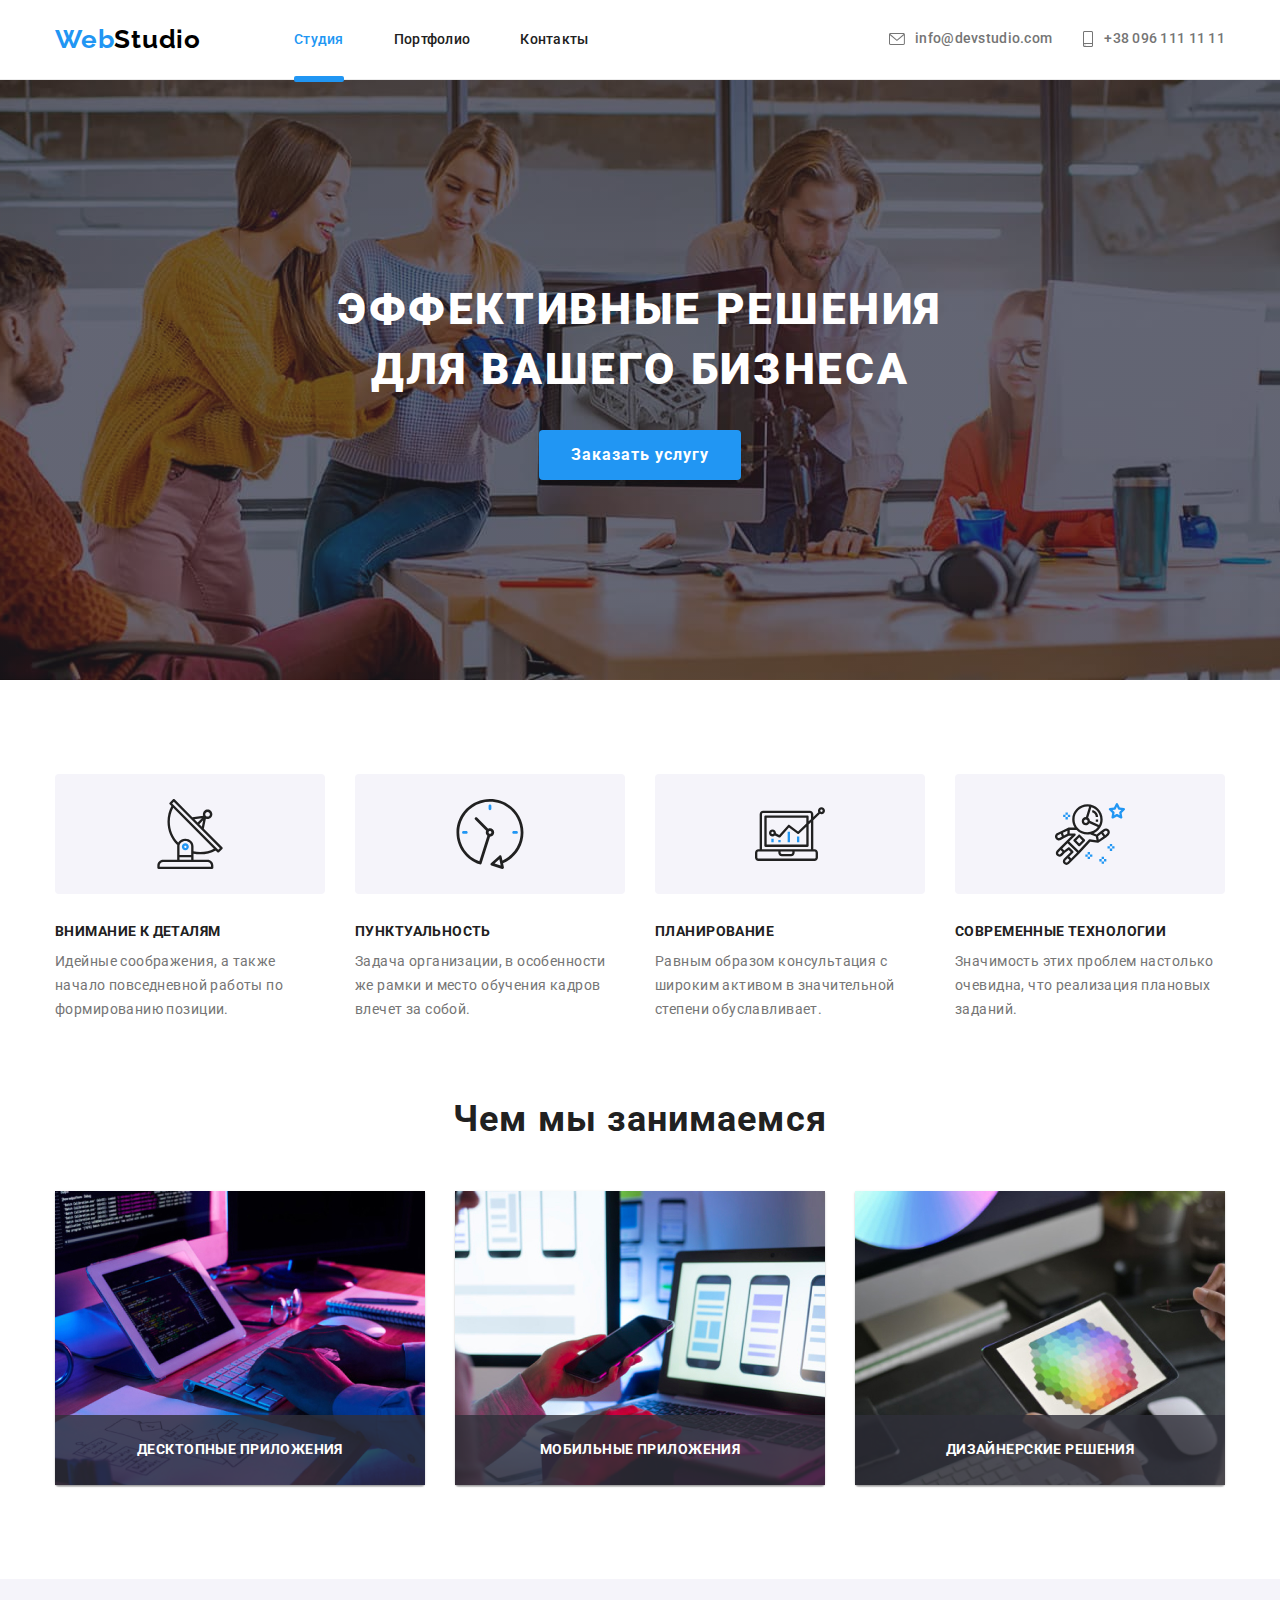
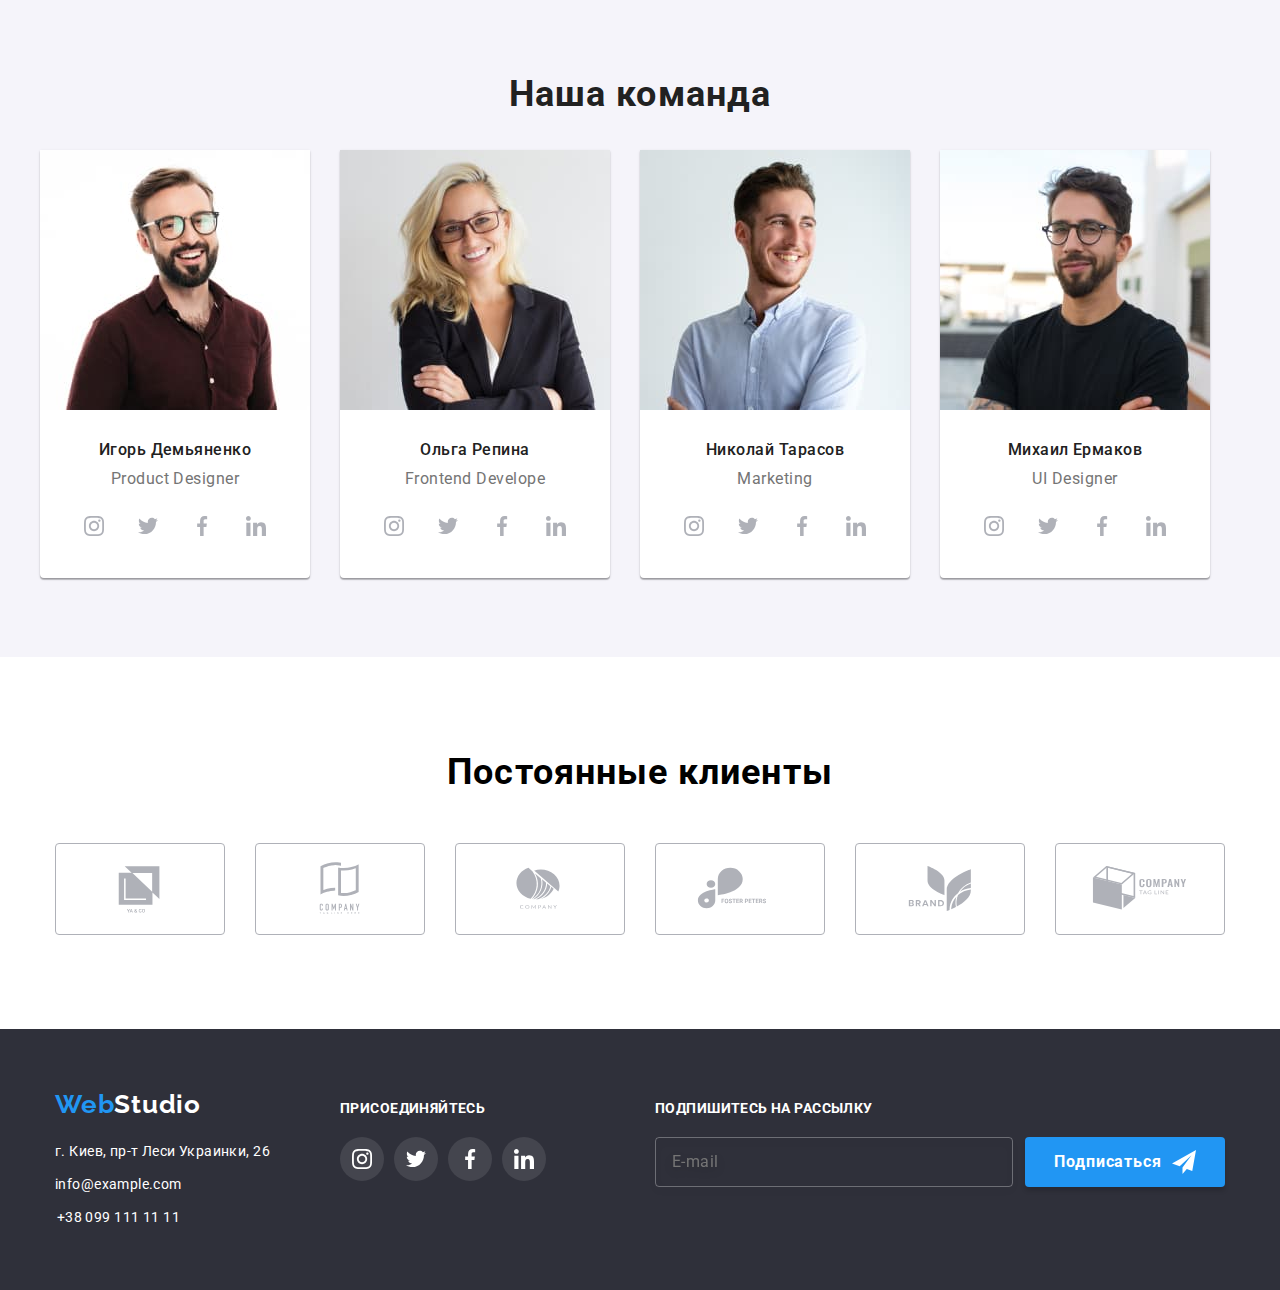
<file: index.html>
<!DOCTYPE html>
<html lang="ru">
  <head>
    <meta charset="UTF-8" />
    <meta http-equiv="X-UA-Compatible" content="IE=edge" />
    <meta name="viewport" content="width=device-width, initial-scale=1.0" />
    <title>Document</title>
    <link
      href="https://fonts.googleapis.com/css2?family=Montserrat:wght@400;700&family=Raleway:wght@700&family=Roboto+Serif:wght@100&family=Roboto:wght@400;500;700;900&display=swap"
      rel="stylesheet"
    />
    <link
      rel="stylesheet"
      href="https://cdnjs.cloudflare.com/ajax/libs/modern-normalize/1.1.0/modern-normalize.min.css"
    />

    <link rel="stylesheet" href="./css/main.min.css" />
  </head>
  <body>
    <header class="section section--header">
      <div class="container container--header">
        <a class="logo header--logo" href="./index.html"
          ><span class="accent-colour">Web</span>Studio</a
        >

        <ul class="header-nav">
          <li class="header-nav__item">
            <a class="current" href="./index.html">Студия</a>
          </li>
          <li class="header-nav__item">
            <a class="header-nav__link" href="./portfolio.html">Портфолио</a>
          </li>
          <li class="header-nav__item">
            <a class="header-nav__link" href="./index.html">Контакты</a>
          </li>
        </ul>
        <button
          type="button"
          class="mobile-menu__btn"
          data-menu-button
          aria-expanded="false"
        >
          <svg class="mobile-menu__icon" width="40" height="40">
            <use
              class="icon-open"
              href="./images/symbol-defs.svg#icon-burger-menu"
            ></use>
            <use
              class="icon-close"
              href="./images/symbol-defs.svg#close-black"
            ></use>
          </svg>
        </button>
        <div class="mobile-menu" data-menu>
          <ul class="mobheader-nav">
            <li class="mobheader-nav__item">
              <a class="mobcurrent" href="./index.html">Студия</a>
            </li>
            <li class="mobheader-nav__item">
              <a class="mobheader-nav__link" href="./portfolio.html"
                >Портфолио</a
              >
            </li>
            <li class="mobheader-nav__item">
              <a class="mobheader-nav__link" href="./index.html">Контакты</a>
            </li>
          </ul>

          <ul class="mobaddress mobaddress--head">
            <li class="mobaddress__list">
              <a class="mobaddress__contact" href="tel:+380961111111">
                +38 096 111 11 11
              </a>
            </li>

            <li class="mobaddress__list">
              <a class="mobmail-contact" href="mailto:info@devstudio.com">
                info@devstudio.com
              </a>
            </li>
          </ul>

          <ul class="mobile-menu__list">
            <li class="mobile-menu__item">
              <a class="mobile-menu__link" href="">Instagram</a>
            </li>
            <li class="mobile-menu__item">
              <a class="mobile-menu__link" href="">Twitter</a>
            </li>
            <li class="mobile-menu__item">
              <a class="mobile-menu__link" href="">Facebook</a>
            </li>
            <li class="mobile-menu__item">
              <a class="mobile-menu__link" href="">LinkedIn</a>
            </li>
          </ul>
        </div>

        <ul class="address address--head">
          <li class="address__list">
            <a class="address__contact" href="mailto:info@devstudio.com">
              <svg class="address__svg" width="16" height="12">
                <use href="./images/symbol-defs.svg#icon-envelope"></use>
              </svg>
              info@devstudio.com
            </a>
          </li>

          <li class="address__list">
            <a class="address__contact" href="tel:+380961111111">
              <svg class="address__svg" width="12" height="16">
                <use href="./images/symbol-defs.svg#icon-smartphone"></use>
              </svg>
              +38 096 111 11 11
            </a>
          </li>
        </ul>
      </div>
    </header>

    <main>
      <section class="section section--hero">
        <div class="container">
          <h1 class="hero__title">Эффективные решения для вашего бизнеса</h1>
          <button
            class="btn"
            type="button"
            name="Заказать услугу"
            data-modal-open
          >
            Заказать услугу
          </button>
        </div>
      </section>
      <div class="backdrop is-hidden" data-modal>
        <div class="modal">
          <p class="modal__title">Оставьте свои данные, мы вам перезвоним</p>
          <form class="modal-form">
            <label class="modal__label" for="user-name">
              Имя
              <span class="modal__wrap">
                <input
                  class="modal__input"
                  type="text"
                  name="user-name"
                  required
                  id="user-name"
                />

                <svg class="modal__icon" width="18" height="18">
                  <use href="./images/symbol-defs.svg#icon-person-black"></use>
                </svg>
              </span>
            </label>

            <label class="modal__label" for="user-phone"
              >Телефон
              <span class="modal__wrap">
                <input
                  class="modal__input"
                  type="tel"
                  name="user-phone"
                  required
                  title="+380-11-111-11-11"
                  id="user-phone"
                />
                <svg class="modal__icon" width="18" height="18">
                  <use href="./images/symbol-defs.svg#icon-phone-black"></use>
                </svg>
              </span>
            </label>

            <label class="modal__label" for="user-mail"
              >Почта
              <span class="modal__wrap">
                <input
                  class="modal__input"
                  type="email"
                  name="user-mail"
                  required
                  id="user-mail"
                />

                <svg class="modal__icon" width="18" height="18">
                  <use href="./images/symbol-defs.svg#icon-email-black"></use>
                </svg>
              </span>
            </label>

            <label class="modal__label"
              >Комментарий
              <textarea
                class="modal__areatext"
                placeholder="Введите текст"
                cols="30"
                rows="10"
              ></textarea>
            </label>

            <label class="modal__checkbox" for="check">
              <input
                class="modal-checkbox visually-hidden"
                type="checkbox"
                name="check"
                id="check"
              />
              <svg class="checkbox__vector" width="16" height="15">
                <use href="./images/symbol-defs.svg#icon-Vector"></use>
              </svg>
              <span class="accept"> Соглашаюсь с рассылкой и принимаю</span>
              <a class="modal-checkbox__link" href="">Условия договора</a>
            </label>

            <button class="modal__btn" type="submit">Отправить</button>
          </form>
          <button class="backdrop__btn" type="button" data-modal-close>
            <svg class="backdrop__btnposition" width="18" height="18">
              <use href="./images/symbol-defs.svg#close-black"></use>
            </svg>
          </button>
        </div>
      </div>

      <section class="section benefits">
        <div class="container">
          <ul class="benefits__list">
            <li class="benefits__item">
              <div class="benefits__logo">
                <svg width="70" height="70">
                  <use href="./images/symbol-defs.svg#icon-antenna"></use>
                </svg>
              </div>
              <h3 class="benefits__header">Внимание к деталям</h3>
              <p class="benefits__mean">
                Идейные соображения, а также начало повседневной работы по
                формированию позиции.
              </p>
            </li>
            <li class="benefits__item">
              <div class="benefits__logo">
                <svg width="70" height="70">
                  <use href="./images/symbol-defs.svg#icon-clock"></use>
                </svg>
              </div>
              <h3 class="benefits__header">Пунктуальность</h3>
              <p class="benefits__mean">
                Задача организации, в особенности же рамки и место обучения
                кадров влечет за собой.
              </p>
            </li>
            <li class="benefits__item">
              <div class="benefits__logo">
                <svg width="70" height="70">
                  <use href="./images/symbol-defs.svg#icon-diagram"></use>
                </svg>
              </div>
              <h3 class="benefits__header">Планирование</h3>
              <p class="benefits__mean">
                Равным образом консультация с широким активом в значительной
                степени обуславливает.
              </p>
            </li>
            <li class="benefits__item">
              <div class="benefits__logo">
                <svg width="70" height="70">
                  <use href="./images/symbol-defs.svg#icon-astronaut"></use>
                </svg>
              </div>
              <h3 class="benefits__header">Современные технологии</h3>
              <p class="benefits__mean">
                Значимость этих проблем настолько очевидна, что реализация
                плановых заданий.
              </p>
            </li>
          </ul>
        </div>
      </section>

      <section class="section sample">
        <div class="container">
          <h2 class="sample__header">Чем мы занимаемся</h2>
          <ul class="sample__list">
            <li class="sample__item">
              <img
                src="images/tablet.jpg"
                alt="кодирование при помощи планшета и клавиатуры"
                width="370"
              />
              <div class="sample-window">
                <h3 class="sample-window__text">Десктопные приложения</h3>
              </div>
            </li>
            <li class="sample__item">
              <img
                src="images/laptop.jpg"
                alt="верстка на лаптопе при прмощи большого экрана и смартфона"
                width="370"
              />
              <div class="sample-window">
                <h3 class="sample-window__text">Мобильные приложения</h3>
              </div>
            </li>
            <li class="sample__item">
              <img
                src="images/monitor.jpg"
                alt="дизайн на планшете при помощи пера,монитор и клавиатура не задействованы"
                width="370"
              />
              <div class="sample-window">
                <h3 class="sample-window__text">Дизайнерские решения</h3>
              </div>
            </li>
          </ul>
        </div>
      </section>

      <section class="section employees">
        <div class="container">
          <h2 class="employees__title">Наша команда</h2>
          <ul class="employees__set">
            <li class="employees-card__item">
              <picture>
                <source
                  srcset="
                    ./images/igordesk1x.jpg 1x,
                    ./images/igordesk2x.jpg 2x
                  "
                  media="(min-width: 1200px)"
                />
                <source
                  srcset="./images/igortab1x.jpg 1x, ./images/igortab2x.jpg 2x"
                  media="(min-width: 768px)"
                />
                <source
                  srcset="./images/igormob1x.jpg 1x, ./images/igormob2x.jpg 2x"
                  media="(min-width: 320px)"
                />
                <img
                  src="images/igor.jpg"
                  alt="улыбающийся парень в очках и с бородой"
                />
              </picture>

              <div class="employees-groop">
                <h3 class="employees__name">Игорь Демьяненко</h3>
                <p class="employees-position">Product Designer</p>
                <ul class="employees-list">
                  <li class="employees-list__item">
                    <a
                      class="social-link"
                      href="https://instagram.com"
                      target="blank"
                      rel="noreferrer noopener"
                      aria-label="instagram"
                    >
                      <svg class="social-icon" width="20" height="20">
                        <use
                          href="./images/symbol-defs.svg#icon-instagram"
                        ></use>
                      </svg>
                    </a>
                  </li>

                  <li class="employees-list__item">
                    <a
                      class="social-link"
                      href="https://twitter.com"
                      target="blank"
                      rel="noreferrer noopener"
                      aria-label="twitter"
                    >
                      <svg class="social-icon" width="20" height="20">
                        <use href="./images/symbol-defs.svg#icon-twitter"></use>
                      </svg>
                    </a>
                  </li>

                  <li class="employees-list__item">
                    <a
                      class="social-link"
                      href="https://facebook.com"
                      target="blank"
                      rel="noreferrer noopener"
                      aria-label="facebook"
                    >
                      <svg class="social-icon" width="20" height="20">
                        <use
                          href="./images/symbol-defs.svg#icon-facebook"
                        ></use>
                      </svg>
                    </a>
                  </li>

                  <li class="employees-list__item">
                    <a
                      class="social-link"
                      href="https://linkedin.com"
                      target="blank"
                      rel="noreferrer noopener"
                      aria-label="linkedin"
                    >
                      <svg class="social-icon" width="20" height="20">
                        <use
                          href="./images/symbol-defs.svg#icon-linkedin"
                        ></use>
                      </svg>
                    </a>
                  </li>
                </ul>
              </div>
            </li>
            <li class="employees-card__item">
              <picture>
                <source
                  srcset="
                    ./images/olgadesk1x.jpg 1x,
                    ./images/olgadesk2x.jpg 2x
                  "
                  media="(min-width: 1200px)"
                />
                <source
                  srcset="./images/olgatab1x.jpg 1x, ./images/olgatab2x.jpg 2x"
                  media="(min-width: 768px)"
                />
                <source
                  srcset="./images/olgamob1x.jpg 1x, ./images/olgamob2x.jpg 2x"
                  media="(min-width: 320px)"
                />
                <img
                  src="images/olga.jpg"
                  alt=" жизнерадостная девушка блондинка в очках и пиджаке"
                />
              </picture>

              <div class="employees-groop">
                <h3 class="employees__name">Ольга Репина</h3>
                <p class="employees-position">Frontend Develope</p>
                <ul class="employees-list">
                  <li class="employees-list__item">
                    <a
                      class="social-link"
                      href="https://instagram.com"
                      target="blank"
                      rel="noreferrer noopener"
                      aria-label="instagram"
                    >
                      <svg class="social-icon" width="20" height="20">
                        <use
                          href="./images/symbol-defs.svg#icon-instagram"
                        ></use>
                      </svg>
                    </a>
                  </li>

                  <li class="employees-list__item">
                    <a
                      class="social-link"
                      href="https://twitter.com"
                      target="blank"
                      rel="noreferrer noopener"
                      aria-label="twitter"
                    >
                      <svg class="social-icon" width="20" height="20">
                        <use href="./images/symbol-defs.svg#icon-twitter"></use>
                      </svg>
                    </a>
                  </li>

                  <li class="employees-list__item">
                    <a
                      class="social-link"
                      href="https://facebook.com"
                      target="blank"
                      rel="noreferrer noopener"
                      aria-label="facebook"
                    >
                      <svg class="social-icon" width="20" height="20">
                        <use
                          href="./images/symbol-defs.svg#icon-facebook"
                        ></use>
                      </svg>
                    </a>
                  </li>

                  <li class="employees-list__item">
                    <a
                      class="social-link"
                      href="https://linkedin.com"
                      target="blank"
                      rel="noreferrer noopener"
                      aria-label="linkedin"
                    >
                      <svg class="social-icon" width="20" height="20">
                        <use
                          href="./images/symbol-defs.svg#icon-linkedin"
                        ></use>
                      </svg>
                    </a>
                  </li>
                </ul>
              </div>
            </li>
            <li class="employees-card__item">
              <picture>
                <source
                  srcset="
                    ./images/nikolaydesk1x.jpg 1x,
                    ./images/nikolaydesk2x.jpg 2x
                  "
                  media="(min-width: 1200px)"
                />
                <source
                  srcset="
                    ./images/nikolaytab1x.jpg 1x,
                    ./images/nikolaytab2x.jpg 2x
                  "
                  media="(min-width: 768px)"
                />
                <source
                  srcset="
                    ./images/nikolaymob1x.jpg 1x,
                    ./images/nikolaymob2x.jpg 2x
                  "
                  media="(min-width: 320px)"
                />
                <img
                  src="images/nikolay.jpg"
                  alt="смеющийся бородатый парень в рубашке"
                />
              </picture>
              <div class="employees-groop">
                <h3 class="employees__name">Николай Тарасов</h3>
                <p class="employees-position">Marketing</p>
                <ul class="employees-list">
                  <li class="employees-list__item">
                    <a
                      class="social-link"
                      href="https://instagram.com"
                      target="blank"
                      rel="noreferrer noopener"
                      aria-label="instagram"
                    >
                      <svg class="social-icon" width="20" height="20">
                        <use
                          href="./images/symbol-defs.svg#icon-instagram"
                        ></use>
                      </svg>
                    </a>
                  </li>

                  <li class="employees-list__item">
                    <a
                      class="social-link"
                      href="https://twitter.com"
                      target="blank"
                      rel="noreferrer noopener"
                      aria-label="twitter"
                    >
                      <svg class="social-icon" width="20" height="20">
                        <use href="./images/symbol-defs.svg#icon-twitter"></use>
                      </svg>
                    </a>
                  </li>

                  <li class="employees-list__item">
                    <a
                      class="social-link"
                      href="https://facebook.com"
                      target="blank"
                      rel="noreferrer noopener"
                      aria-label="facebook"
                    >
                      <svg class="social-icon" width="20" height="20">
                        <use
                          href="./images/symbol-defs.svg#icon-facebook"
                        ></use>
                      </svg>
                    </a>
                  </li>

                  <li class="employees-list__item">
                    <a
                      class="social-link"
                      href="https://linkedin.com"
                      target="blank"
                      rel="noreferrer noopener"
                      aria-label="linkedin"
                    >
                      <svg class="social-icon" width="20" height="20">
                        <use
                          href="./images/symbol-defs.svg#icon-linkedin"
                        ></use>
                      </svg>
                    </a>
                  </li>
                </ul>
              </div>
            </li>
            <li class="employees-card__item">
              <picture>
                <source
                  srcset="
                    ./images/mikhaildesk1x.jpg 1x,
                    ./images/mikhaildesk2x.jpg 2x
                  "
                  media="(min-width: 1200px)"
                />

                <source
                  srcset="
                    ./images/mikhailtab1x.jpg 1x,
                    ./images/mikhailtab2x.jpg 2x
                  "
                  media="(min-width: 768px)"
                />
                <source
                  srcset="
                    ./images/mikhailmob1x.jpg 1x,
                    ./images/mikhailmob2x.jpg 2x
                  "
                  media="(min-width: 320px)"
                />
                <img
                  src="images/mikhail.jpg"
                  alt="улыбающийся парень в футболке с очками и бородой"
                />
              </picture>

              <div class="employees-groop">
                <h3 class="employees__name">Михаил Ермаков</h3>
                <p class="employees-position">UI Designer</p>
                <ul class="employees-list">
                  <li class="employees-list__item">
                    <a
                      class="social-link"
                      href="https://instagram.com"
                      target="blank"
                      rel="noreferrer noopener"
                      aria-label="instagram"
                    >
                      <svg class="social-icon" width="20" height="20">
                        <use
                          href="./images/symbol-defs.svg#icon-instagram"
                        ></use>
                      </svg>
                    </a>
                  </li>

                  <li class="employees-list__item">
                    <a
                      class="social-link"
                      href="https://twitter.com"
                      target="blank"
                      rel="noreferrer noopener"
                      aria-label="twitter"
                    >
                      <svg class="social-icon" width="20" height="20">
                        <use href="./images/symbol-defs.svg#icon-twitter"></use>
                      </svg>
                    </a>
                  </li>

                  <li class="employees-list__item">
                    <a
                      class="social-link"
                      href="https://facebook.com"
                      target="blank"
                      rel="noreferrer noopener"
                      aria-label="facebook"
                    >
                      <svg class="social-icon" width="20" height="20">
                        <use
                          href="./images/symbol-defs.svg#icon-facebook"
                        ></use>
                      </svg>
                    </a>
                  </li>

                  <li class="employees-list__item">
                    <a
                      class="social-link"
                      href="https://linkedin.com"
                      target="blank"
                      rel="noreferrer noopener"
                      aria-label="linkedin"
                    >
                      <svg width="20" height="20">
                        <use
                          class="social-icon"
                          href="./images/symbol-defs.svg#icon-linkedin"
                        ></use>
                      </svg>
                    </a>
                  </li>
                </ul>
              </div>
            </li>
          </ul>
        </div>
      </section>

      <section class="section clients">
        <div class="container">
          <h2 class="clients-header">Постоянные клиенты</h2>
          <ul class="clients-logo__list">
            <li class="clients-container">
              <svg class="clients-container-svg" width="106" height="60">
                <use href="./images/symbol-defs.svg#icon-Logo-5"></use>
              </svg>
            </li>

            <li class="clients-container">
              <svg class="clients-container-svg" width="106" height="60">
                <use href="./images/symbol-defs.svg#icon-Logo-4"></use>
              </svg>
            </li>

            <li class="clients-container">
              <svg class="clients-container-svg" width="106" height="60">
                <use href="./images/symbol-defs.svg#icon-Logo-3"></use>
              </svg>
            </li>

            <li class="clients-container">
              <svg class="clients-container-svg" width="106" height="60">
                <use href="./images/symbol-defs.svg#icon-Logo-2"></use>
              </svg>
            </li>

            <li class="clients-container">
              <svg class="clients-container-svg" width="106" height="60">
                <use href="./images/symbol-defs.svg#icon-Logo-1"></use>
              </svg>
            </li>

            <li class="clients-container">
              <svg class="clients-container-svg" width="106" height="60">
                <use href="./images/symbol-defs.svg#icon-Logo-6"></use>
              </svg>
            </li>
          </ul>
        </div>
      </section>
    </main>

    <footer class="footer">
      <div class="container info">
        <div class="footer-info">
          <a class="logo footer--logo" href="./index.html"
            ><span class="accent-colour">Web</span>Studio</a
          >

          <address class="footer-address">
            <p class="footer-contact">г. Киев, пр-т Леси Украинки, 26</p>
            <ul class="footer-list>">
              <li class="footer-link">
                <a class="footer-contact" href="mailto:info@example.com"
                  >info@example.com</a
                >
              </li>

              <li class="footer-link">
                <a class="footer-contact" href="tel:+380991111111"
                  >+38 099 111 11 11</a
                >
              </li>
            </ul>
          </address>
        </div>

        <div class="footer-social">
          <p class="footer-paragraph">присоединяйтесь</p>

          <ul class="footer-sosial__list">
            <li class="footer-social__item">
              <a
                class="footer-social__link"
                href="https://instagram.com"
                target="blank"
                rel="noreferrer noopener"
                aria-label="instagram"
              >
                <svg class="footer-social__icon" width="20" height="20">
                  <use href="./images/symbol-defs.svg#icon-instagram"></use>
                </svg>
              </a>
            </li>

            <li class="footer-social__item">
              <a
                class="footer-social__link"
                href="https://twitter.com"
                target="blank"
                rel="noreferrer noopener"
                aria-label="twitter"
              >
                <svg class="footer-social__icon" width="20" height="20">
                  <use href="./images/symbol-defs.svg#icon-twitter"></use>
                </svg>
              </a>
            </li>

            <li class="footer-social__item">
              <a
                class="footer-social__link"
                href="https://facebook.com"
                target="blank"
                rel="noreferrer noopener"
                aria-label="facebook"
              >
                <svg class="footer-social__icon" width="20" height="20">
                  <use href="./images/symbol-defs.svg#icon-facebook"></use>
                </svg>
              </a>
            </li>

            <li class="footer-social__item">
              <a
                class="footer-social__link"
                href="https://linkedin.com"
                target="blank"
                rel="noreferrer noopener"
                aria-label="linkedin"
              >
                <svg class="footer-social__icon" width="20" height="20">
                  <use href="./images/symbol-defs.svg#icon-linkedin"></use>
                </svg>
              </a>
            </li>
          </ul>
        </div>
        <form class="footer-subscription">
          <b class="footer-paragraph__form">Подпишитесь на рассылку </b>
          <div class="form-group">
            <input
              class="footer-placeholder"
              type="email"
              name="user-mail"
              id="user-email"
              placeholder="E-mail"
            />
            <button class="footer-btn" type="button">
              Подписаться
              <svg class="footer-email__icon" width="24" height="24">
                <use href="./images/symbol-defs.svg#icon-send"></use>
              </svg>
            </button>
          </div>
        </form>
      </div>
    </footer>

    <script src="./js/modal.js"></script>
    <script src="./js/mobile-menu.js"></script>
  </body>
</html>
</file>
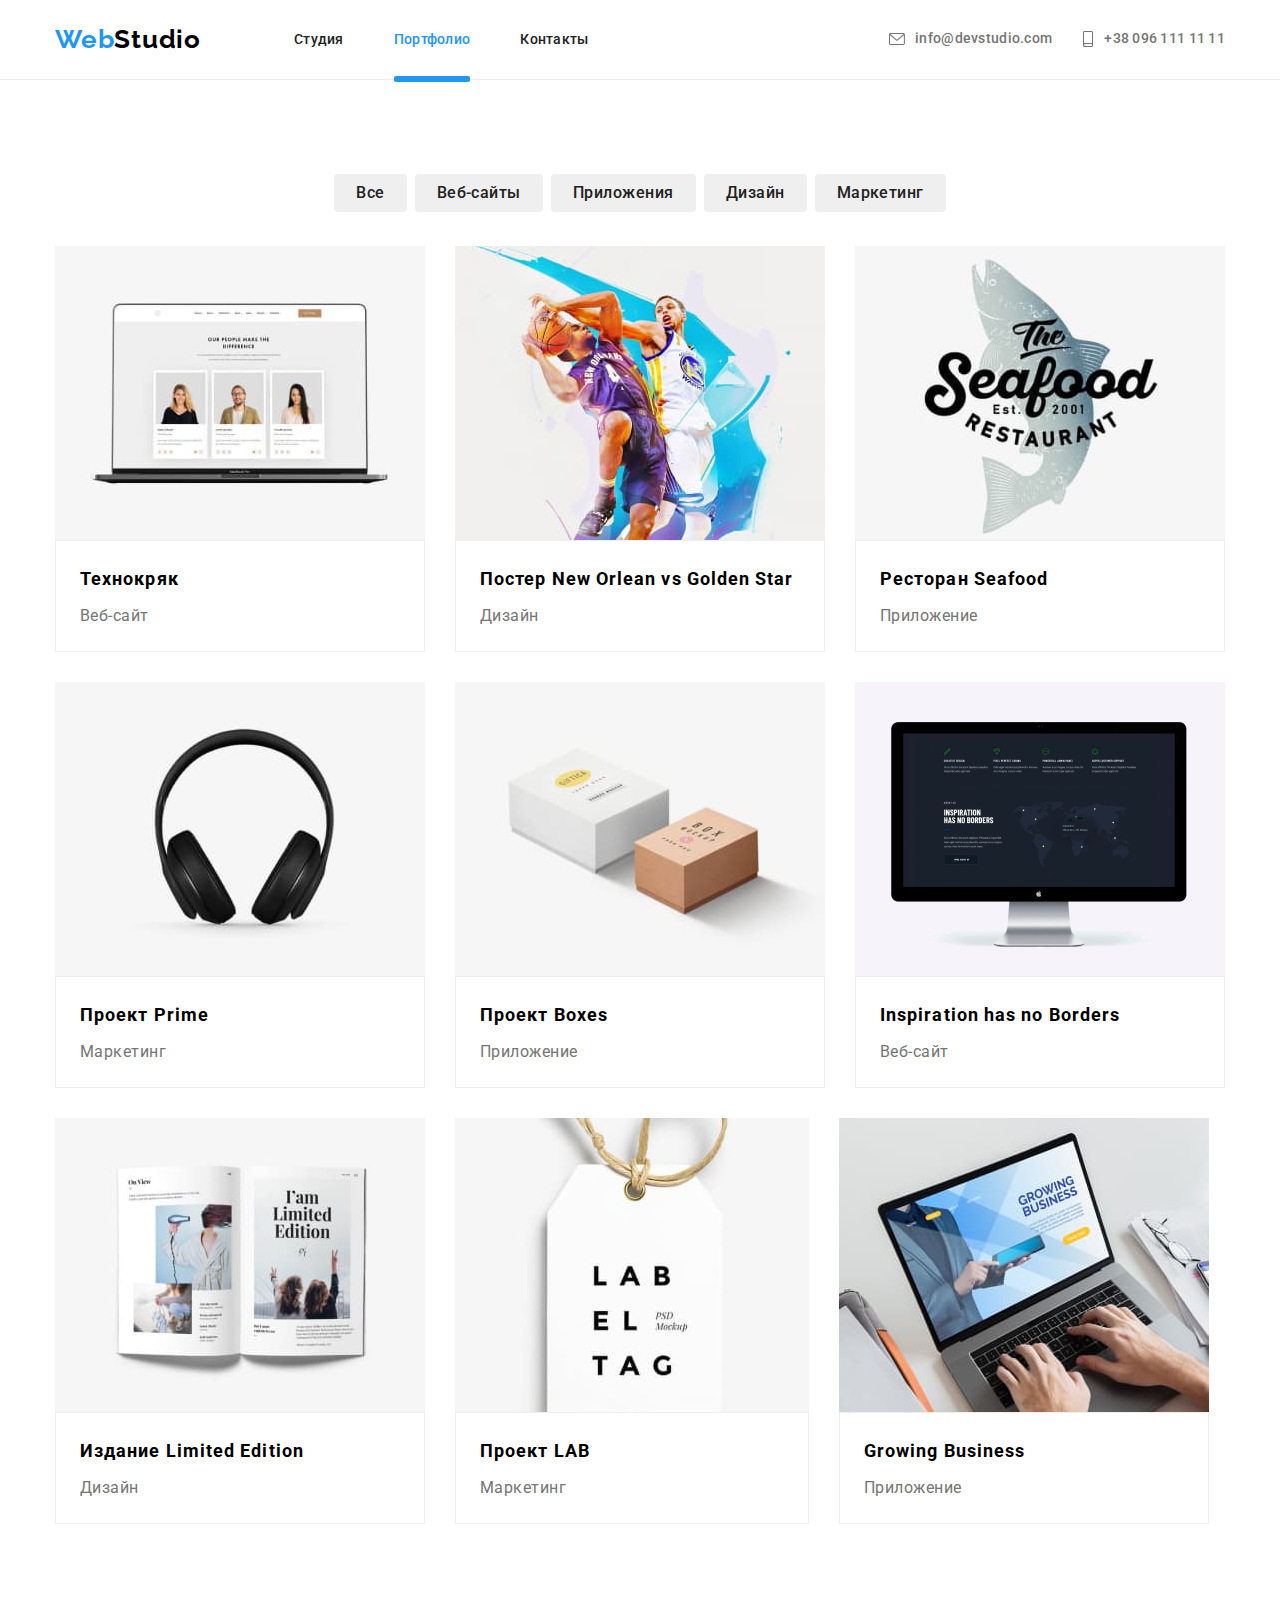
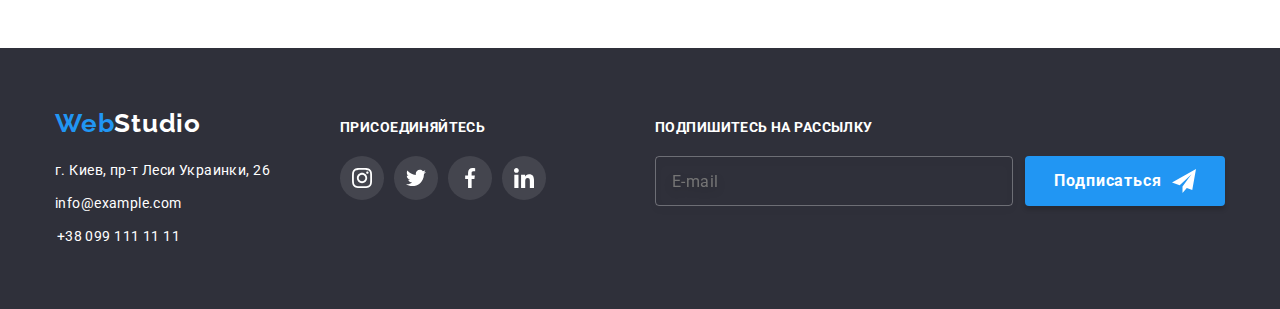
<file: portfolio.html>
<!DOCTYPE html>
<html lang="ru">
  <head>
    <meta charset="UTF-8" />
    <meta http-equiv="X-UA-Compatible" content="IE=edge" />
    <meta name="viewport" content="width=device-width, initial-scale=1.0" />
    <title>Document</title>
    <link
      href="https://fonts.googleapis.com/css2?family=Montserrat:wght@400;700&family=Raleway:wght@700&family=Roboto+Serif:wght@100&family=Roboto:wght@400;500;700;900&display=swap"
      rel="stylesheet"
    />
    <link
      rel="stylesheet"
      href="https://cdnjs.cloudflare.com/ajax/libs/modern-normalize/1.1.0/modern-normalize.min.css"
    />

    <link rel="stylesheet" href="./css/main.min.css" />
  </head>
  <body>
    <header class="section section--header">
      <div class="container container--header">
        <a class="logo header--logo" href="./index.html"
          ><span class="accent-colour">Web</span>Studio</a
        >

        <ul class="header-nav">
          <li class="header-nav__item">
            <a class="header-nav__link" href="./index.html">Студия</a>
          </li>
          <li class="header-nav__item">
            <a class="current" href="./portfolio.html">Портфолио</a>
          </li>
          <li class="header-nav__item">
            <a class="header-nav__link" href="./index.html">Контакты</a>
          </li>
        </ul>
        <button
          type="button"
          class="mobile-menu__btn"
          data-menu-button
          aria-expanded="false"
        >
          <svg class="mobile-menu__icon" width="40" height="40">
            <use
              class="icon-open"
              href="./images/symbol-defs.svg#icon-burger-menu"
            ></use>
            <use
              class="icon-close"
              href="./images/symbol-defs.svg#close-black"
            ></use>
          </svg>
        </button>
        <div class="mobile-menu" data-menu style="z-index: 1">
          <ul class="mobheader-nav">
            <li class="mobheader-nav__item">
              <a class="mobheader-nav__link" href="./index.html">Студия</a>
            </li>
            <li class="mobheader-nav__item">
              <a class="mobcurrent" href="./portfolio.html">Портфолио</a>
            </li>
            <li class="mobheader-nav__item">
              <a class="mobheader-nav__link" href="./index.html">Контакты</a>
            </li>
          </ul>

          <ul class="mobaddress mobaddress--head">
            <li class="mobaddress__list">
              <a class="mobaddress__contact" href="tel:+380961111111">
                +38 096 111 11 11
              </a>
            </li>

            <li class="mobaddress__list">
              <a class="mobmail-contact" href="mailto:info@devstudio.com">
                info@devstudio.com
              </a>
            </li>
          </ul>

          <ul class="mobile-menu__list">
            <li class="mobile-menu__item">
              <a class="mobile-menu__link" href="">Instagram</a>
            </li>
            <li class="mobile-menu__item">
              <a class="mobile-menu__link" href="">Twitter</a>
            </li>
            <li class="mobile-menu__item">
              <a class="mobile-menu__link" href="">Facebook</a>
            </li>
            <li class="mobile-menu__item">
              <a class="mobile-menu__link" href="">LinkedIn</a>
            </li>
          </ul>
        </div>

        <ul class="address address--head">
          <li class="address__list">
            <a class="address__contact" href="mailto:info@devstudio.com">
              <svg class="address__svg" width="16" height="12">
                <use href="./images/symbol-defs.svg#icon-envelope"></use>
              </svg>
              info@devstudio.com
            </a>
          </li>

          <li class="address__list">
            <a class="address__contact" href="tel:+380961111111">
              <svg class="address__svg" width="12" height="16">
                <use href="./images/symbol-defs.svg#icon-smartphone"></use>
              </svg>
              +38 096 111 11 11
            </a>
          </li>
        </ul>
      </div>
    </header>
    <main>
      <section class="section">
        <div class="container">
          <ul class="portfolio-nav__list">
            <li class="portfolio-nav__item">
              <button class="portfolio-nav__btn" type="button" name="Все">
                Все
              </button>
            </li>
            <li class="portfolio-nav__item">
              <button class="portfolio-nav__btn" type="button" name="Веб-сайты">
                Веб-сайты
              </button>
            </li>
            <li class="portfolio-nav__item">
              <button
                class="portfolio-nav__btn"
                type="button"
                name="Приложения"
              >
                Приложения
              </button>
            </li>
            <li class="portfolio-nav__item">
              <button class="portfolio-nav__btn" type="button" name="Дизайн">
                Дизайн
              </button>
            </li>
            <li class="portfolio-nav__item">
              <button class="portfolio-nav__btn" type="button" name="Маркетинг">
                Маркетинг
              </button>
            </li>
          </ul>
          <ul class="portfolio-card__list">
            <li class="portfolio-card__item">
              <div class="portfolio-card__thumb">
                <picture>
                  <source
                    srcset="
                      ./images/tehnodesk1x.jpg 1x,
                      ./images/tehnodesk2x.jpg 2x
                    "
                    media="(min-width: 1200px)"
                  />
                  <source
                    srcset="
                      ./images/tehnotab1x.jpg 1x,
                      ./images/tehnotab2x.jpg 2x
                    "
                    media="(min-width: 768px)"
                  />
                  <source
                    srcset="
                      ./images/tehnomob1x.jpg 1x,
                      ./images/tehnomob2x.jpg 2x
                    "
                    media="(min-width: 320px)"
                  />
                  <img src="images/tehno.jpg" alt="штат" />
                </picture>
                <div class="portfolio-card card--overlay">
                  <p class="portfolio-card overlay--text">
                    Ресурс предлагает комплексные предложения с разным уровнем
                    функционала и сервисов. Все это позволит посетителю получить
                    исчерпывающие сведения о компании или частном лице.
                  </p>
                </div>
              </div>
              <div class="portfolio-card__about">
                <h3 class="portfolio-card_title">Технокряк</h3>
                <p class="portfolio-card_text">Веб-сайт</p>
              </div>
            </li>
            <li class="portfolio-card__item">
              <div class="portfolio-card__thumb">
                <picture>
                  <source
                    srcset="
                      ./images/stardesk1x.jpg 1x,
                      ./images/stardesk2x.jpg 2x
                    "
                    media="(min-width: 1200px)"
                  />
                  <source
                    srcset="
                      ./images/startab1x.jpg 1x,
                      ./images/startab2x.jpg 2x
                    "
                    media="(min-width: 768px)"
                  />
                  <source
                    srcset="
                      ./images/starmob1x.jpg 1x,
                      ./images/starmob2x.jpg 2x
                    "
                    media="(min-width: 320px)"
                  />
                  <img src="images/star.jpg" alt="баскетбол" />
                </picture>
                <div class="portfolio-card card--overlay">
                  <p class="portfolio-card overlay--text">
                    Ресурс предлагает комплексные предложения с разным уровнем
                    функционала и сервисов. Все это позволит посетителю получить
                    исчерпывающие сведения о компании или частном лице.
                  </p>
                </div>
              </div>
              <div class="portfolio-card__about">
                <h3 class="portfolio-card_title">
                  Постер New Orlean vs Golden Star
                </h3>
                <p class="portfolio-card_text">Дизайн</p>
              </div>
            </li>

            <li class="portfolio-card__item">
              <div class="portfolio-card__thumb">
                <picture>
                  <source
                    srcset="
                      ./images/seadesk1x.jpg 1x,
                      ./images/seadesk2x.jpg 2x
                    "
                    media="(min-width: 1200px)"
                  />
                  <source
                    srcset="./images/seatab1x.jpg 1x, ./images/seatab2x.jpg 2x"
                    media="(min-width: 768px)"
                  />
                  <source
                    srcset="./images/seamob1x.jpg 1x, ./images/seamob2x.jpg 2x"
                    media="(min-width: 320px)"
                  />
                  <img src="images/sea.jpg" alt="ресторан" />
                </picture>
                <div class="portfolio-card card--overlay">
                  <p class="portfolio-card overlay--text">
                    Ресурс предлагает комплексные предложения с разным уровнем
                    функционала и сервисов. Все это позволит посетителю получить
                    исчерпывающие сведения о компании или частном лице.
                  </p>
                </div>
              </div>
              <div class="portfolio-card__about">
                <h3 class="portfolio-card_title">Ресторан Seafood</h3>
                <p class="portfolio-card_text">Приложение</p>
              </div>
            </li>
            <li class="portfolio-card__item">
              <div class="portfolio-card__thumb">
                <picture>
                  <source
                    srcset="
                      ./images/primedesk1x.jpg 1x,
                      images/primedesk2x.jpg   2x
                    "
                    media="(min-width: 1200px)"
                  />
                  <source
                    srcset="
                      ./images/primetab1x.jpg 1x,
                      ./images/primetab2x.jpg 2x
                    "
                    media="(min-width: 768px)"
                  />
                  <source
                    srcset="
                      ./images/primemob1x.jpg 1x,
                      ./images/primemob2x.jpg 2x
                    "
                    media="(min-width: 320px)"
                  />
                  <img src="images/prime.jpg" alt="наушники" />
                </picture>
                <div class="portfolio-card card--overlay">
                  <p class="portfolio-card overlay--text">
                    Ресурс предлагает комплексные предложения с разным уровнем
                    функционала и сервисов. Все это позволит посетителю получить
                    исчерпывающие сведения о компании или частном лице.
                  </p>
                </div>
              </div>
              <div class="portfolio-card__about">
                <h3 class="portfolio-card_title">Проект Prime</h3>
                <p class="portfolio-card_text">Маркетинг</p>
              </div>
            </li>
            <li class="portfolio-card__item">
              <div class="portfolio-card__thumb">
                <picture>
                  <source
                    srcset="
                      ./images/boxesdesk1x.jpg 1x,
                      ./images/boxesdesk2x.jpg 2x
                    "
                    media="(min-width: 1200px)"
                  />
                  <source
                    srcset="
                      ./images/boxestab1x.jpg 1x,
                      ./images/boxestab2x.jpg 2x
                    "
                    media="(min-width: 768px)"
                  />
                  <source
                    srcset="
                      ./images/boxesmob1x.jpg 1x,
                      ./images/boxesmob2x.jpg 2x
                    "
                    media="(min-width: 320px)"
                  />
                  <img src="images/boxes.jpg" alt="коробки" />
                </picture>
                <div class="portfolio-card card--overlay">
                  <p class="portfolio-card overlay--text">
                    Ресурс предлагает комплексные предложения с разным уровнем
                    функционала и сервисов. Все это позволит посетителю получить
                    исчерпывающие сведения о компании или частном лице.
                  </p>
                </div>
              </div>
              <div class="portfolio-card__about">
                <h3 class="portfolio-card_title">Проект Boxes</h3>
                <p class="portfolio-card_text">Приложение</p>
              </div>
            </li>

            <li class="portfolio-card__item">
              <div class="portfolio-card__thumb">
                <picture>
                  <source
                    srcset="
                      ./images/monitordesk1x.jpg 1x,
                      ./images/monitordesk2x.jpg 2x
                    "
                    media="(min-width: 1200px)"
                  />
                  <source
                    srcset="
                      ./images/monitortab1x.jpg 1x,
                      ./images/monitortab2x.jpg 2x
                    "
                    media="(min-width: 768px)"
                  />
                  <source
                    srcset="
                      ./images/monitormob1x.jpg 1x,
                      ./images/monitormob2x.jpg 2x
                    "
                    media="(min-width: 320px)"
                  />
                  <img src="images/monitor.jpg" alt="экран" />
                </picture>
                <div class="portfolio card card--overlay">
                  <p class="portfolio-card overlay--text">
                    Ресурс предлагает комплексные предложения с разным уровнем
                    функционала и сервисов. Все это позволит посетителю получить
                    исчерпывающие сведения о компании или частном лице.
                  </p>
                </div>
              </div>
              <div class="portfolio-card__about">
                <h3 class="portfolio-card_title">Inspiration has no Borders</h3>
                <p class="portfolio-card_text">Веб-сайт</p>
              </div>
            </li>
            <li class="portfolio-card__item">
              <div class="portfolio-card__thumb">
                <picture>
                  <source
                    srcset="
                      ./images/editiondesk1x.jpg 1x,
                      ./images/editiondesk2x.jpg 2x
                    "
                    media="(min-width: 1200px)"
                  />
                  <source
                    srcset="
                      ./images/editiontab1x.jpg 1x,
                      ./images/editiontab2x.jpg 2x
                    "
                    media="(min-width: 768px)"
                  />
                  <source
                    srcset="
                      ./images/editionmob1x.jpg 1x,
                      ./images/editionmob2x.jpg 2x
                    "
                    media="(min-width: 320px)"
                  />
                  <img src="images/edition.jpg" alt="журнал" />
                </picture>
                <div class="portfolio-card card--overlay">
                  <p class="portfolio-card overlay--text">
                    Ресурс предлагает комплексные предложения с разным уровнем
                    функционала и сервисов. Все это позволит посетителю получить
                    исчерпывающие сведения о компании или частном лице.
                  </p>
                </div>
              </div>
              <div class="portfolio-card__about">
                <h3 class="portfolio-card_title">Издание Limited Edition</h3>
                <p class="portfolio-card_text">Дизайн</p>
              </div>
            </li>
            <li class="portfolio-card__item">
              <div class="portfolio-card__thumb">
                <picture>
                  <source
                    srcset="./images/labdesk1x.jpg 1x
                     ./images/labdesk2x.jpg 2x
                     "
                    media="(min-width: 1200px)"
                  />
                  <source
                    srcset="./images/labtab1x.jpg 1x, ./images/labtab2x.jpg 2x"
                    media="(min-width: 768px)"
                  />
                  <source
                    srcset="./images/labmob1x.jpg 1x, ./images/labmob2x.jpg 2x"
                    media="(min-width: 320px)"
                  />
                  <img src="images/lab.jpg" alt="логотип" />
                </picture>
                <div class="portfolio-card card--overlay">
                  <p class="portfolio-card overlay--text">
                    Ресурс предлагает комплексные предложения с разным уровнем
                    функционала и сервисов. Все это позволит посетителю получить
                    исчерпывающие сведения о компании или частном лице.
                  </p>
                </div>
              </div>
              <div class="portfolio-card__about">
                <h3 class="portfolio-card_title">Проект LAB</h3>
                <p class="portfolio-card_text">Маркетинг</p>
              </div>
            </li>

            <li class="portfolio-card__item">
              <div class="portfolio-card__thumb">
                <picture>
                  <source
                    srcset="
                      ./images/growingdesk1x.jpg 1x,
                      ./images/growingdesk2x.jpg 2x
                    "
                    media="(min-width: 1200px)"
                  />
                  <source
                    srcset="
                      ./images/growingtab1x.jpg 1x,
                      ./images/growingtab2x.jpg 2x
                    "
                    media="(min-width: 768px)"
                  />
                  <source
                    srcset="
                      ./images/growingmob1x.jpg 1x,
                      ./images/growingmob2x.jpg 2x
                    "
                    media="(min-width: 320px)"
                  />
                  <img src="images/growing.jpg" alt="компьютер" />
                </picture>
                <div class="portfolio-card card--overlay">
                  <p class="portfolio-card overlay--text">
                    Ресурс предлагает комплексные предложения с разным уровнем
                    функционала и сервисов. Все это позволит посетителю получить
                    исчерпывающие сведения о компании или частном лице.
                  </p>
                </div>
              </div>
              <div class="portfolio-card__about">
                <h3 class="portfolio-card_title">Growing Business</h3>
                <p class="portfolio-card_text">Приложение</p>
              </div>
            </li>
          </ul>
        </div>
      </section>
    </main>
    <footer class="footer">
      <div class="container info">
        <div class="footer-info">
          <a class="logo footer--logo" href="./index.html"
            ><span class="accent-colour">Web</span>Studio</a
          >

          <address class="footer-address">
            <p class="footer-contact">г. Киев, пр-т Леси Украинки, 26</p>
            <ul class="footer-list>">
              <li class="footer-link">
                <a class="footer-contact" href="mailto:info@example.com"
                  >info@example.com</a
                >
              </li>

              <li class="footer-link">
                <a class="footer-contact" href="tel:+380991111111"
                  >+38 099 111 11 11</a
                >
              </li>
            </ul>
          </address>
        </div>

        <div class="footer-social">
          <p class="footer-paragraph">присоединяйтесь</p>

          <ul class="footer-sosial__list">
            <li class="footer-social__item">
              <a
                class="footer-social__link"
                href="https://instagram.com"
                target="blank"
                rel="noreferrer noopener"
                aria-label="instagram"
              >
                <svg class="footer-social__icon" width="20" height="20">
                  <use href="./images/symbol-defs.svg#icon-instagram"></use>
                </svg>
              </a>
            </li>

            <li class="footer-social__item">
              <a
                class="footer-social__link"
                href="https://twitter.com"
                target="blank"
                rel="noreferrer noopener"
                aria-label="twitter"
              >
                <svg class="footer-social__icon" width="20" height="20">
                  <use href="./images/symbol-defs.svg#icon-twitter"></use>
                </svg>
              </a>
            </li>

            <li class="footer-social__item">
              <a
                class="footer-social__link"
                href="https://facebook.com"
                target="blank"
                rel="noreferrer noopener"
                aria-label="facebook"
              >
                <svg class="footer-social__icon" width="20" height="20">
                  <use href="./images/symbol-defs.svg#icon-facebook"></use>
                </svg>
              </a>
            </li>

            <li class="footer-social__item">
              <a
                class="footer-social__link"
                href="https://linkedin.com"
                target="blank"
                rel="noreferrer noopener"
                aria-label="linkedin"
              >
                <svg class="footer-social__icon" width="20" height="20">
                  <use href="./images/symbol-defs.svg#icon-linkedin"></use>
                </svg>
              </a>
            </li>
          </ul>
        </div>
        <form class="footer-subscription">
          <b class="footer-paragraph__form">Подпишитесь на рассылку </b>
          <div class="form-group">
            <input
              class="footer-placeholder"
              type="email"
              name="user-mail"
              id="user-email"
              placeholder="E-mail"
            />
            <button class="footer-btn" type="button">
              Подписаться
              <svg class="footer-email__icon" width="24" height="24">
                <use href="./images/symbol-defs.svg#icon-send"></use>
              </svg>
            </button>
          </div>
        </form>
      </div>
    </footer>

    <script src="./js/mobile-menu.js"></script>
  </body>
</html>
</file>
<file: css/main.min.css>
:root{--whiteColour: #ffffff;--basic-colour: #000000;--secondary-colour: #212121;--tertiary-colour: #757575;--accentColour: #2196f3;--background-element: #f5f4fa}h1,h2,h3,h4,p{margin:0}img{display:block}body{background-color:var(--whiteColour);color:var(--basic-colour);font-family:"Roboto", sans-serif}.section{padding:60px 0}@media screen and (min-width: 1200px){.section{padding:94px 0}}.container{max-width:480px;margin:0 auto;padding:0 15px}@media screen and (min-width: 768px){.container{max-width:768px}}@media screen and (min-width: 1200px){.container{max-width:1200px}}.accent-colour{color:var(--accentColour)}li{margin:0;padding:0;list-style:none}ul{margin:0;padding-left:0px;list-style:none}a{text-decoration:none;margin:0;padding:0}.visually-hidden{position:absolute;width:1px;height:1px;margin:-1px;border:0;padding:0;white-space:nowrap;-webkit-clip-path:inset(100%);clip-path:inset(100%);clip:rect(0 0 0 0);overflow:hidden}img{display:block;max-width:100%;height:auto}.backdrop{z-index:100;position:fixed;top:0;left:0;width:100%;height:100%;background-color:rgba(0,0,0,0.2);-webkit-transition-duration:250ms;transition-duration:250ms;-webkit-transition-timing-function:cubic-bezier(0.4, 0, 0.2, 1);transition-timing-function:cubic-bezier(0.4, 0, 0.2, 1);-webkit-transform:scale(1);transform:scale(1)}.backdrop.is-hidden{opacity:0;pointer-events:none;-webkit-transform:scale(0);transform:scale(0)}.modal{position:absolute;padding:40px;-webkit-transform:translate(-50%, -50%);transform:translate(-50%, -50%);top:50%;left:50%;background-color:var(--whiteColour);background:#ffffff;-webkit-box-shadow:0px 1px 3px rgba(0,0,0,0.12),0px 1px 1px rgba(0,0,0,0.14),0px 2px 1px rgba(0,0,0,0.2);box-shadow:0px 1px 3px rgba(0,0,0,0.12),0px 1px 1px rgba(0,0,0,0.14),0px 2px 1px rgba(0,0,0,0.2);border-radius:4px}@media screen and (min-width: 0){.modal{width:auto}}@media screen and (min-width: 480px){.modal{width:450px}}@media screen and (min-width: 1200px){.modal{width:528px}}.modal__title{margin-bottom:12px;font-weight:700;font-size:20px;line-height:1.15;text-align:center;letter-spacing:0.03em;color:#212121}.modal__label{display:-webkit-box;display:-ms-flexbox;display:flex;-webkit-box-orient:vertical;-webkit-box-direction:normal;-ms-flex-direction:column;flex-direction:column;margin-bottom:20px;width:100%;font-size:12px;line-height:1.17;letter-spacing:0.01em;color:#757575}.modal__wrap{position:relative;margin-top:4px}.modal__input{padding-left:42px;height:40px;width:100%;font-size:14px;border:1px solid rgba(33,33,33,0.2);border-radius:4px;outline:transparent}.modal__icon{position:absolute;left:12px;top:11px}.modal__areatext{padding:0;padding:16px 12px;margin-top:4px;width:100%;height:120px;border:1px solid rgba(33,33,33,0.2);border-radius:4px;resize:none;outline:transparent}.modal__areatext::-webkit-input-placeholder{font-size:12px;line-height:1.17;letter-spacing:0.01em;color:rgba(117,117,117,0.5)}.modal__areatext:-ms-input-placeholder{font-size:12px;line-height:1.17;letter-spacing:0.01em;color:rgba(117,117,117,0.5)}.modal__areatext::-ms-input-placeholder{font-size:12px;line-height:1.17;letter-spacing:0.01em;color:rgba(117,117,117,0.5)}.modal__areatext::placeholder{font-size:12px;line-height:1.17;letter-spacing:0.01em;color:rgba(117,117,117,0.5)}.modal__areatext:focus{border-color:var(--accentColour)}.modal__btn{display:block;margin:0 auto;padding:0;width:200px;height:50px;background-color:#2196f3;-webkit-box-shadow:0px 4px 4px rgba(0,0,0,0.15);box-shadow:0px 4px 4px rgba(0,0,0,0.15);border-radius:4px;border:none;cursor:pointer;color:#fff;-webkit-transition:background-color;transition:background-color;-webkit-transition-duration:250ms;transition-duration:250ms;-webkit-transition-timing-function:cubic-bezier(0.4, 0, 0.2, 1);transition-timing-function:cubic-bezier(0.4, 0, 0.2, 1)}.modal__btn:hover{background-color:#188ce8}.modal__checkbox{display:-webkit-box;display:-ms-flexbox;display:flex;-webkit-box-pack:center;-ms-flex-pack:center;justify-content:center;text-align:center;-webkit-box-align:center;-ms-flex-align:center;align-items:center;margin-bottom:30px;font-size:14px;line-height:1.71;letter-spacing:0.03em;color:#757575}.modal__input:focus+.modal__icon{fill:var(--accentColour)}.modal__input:focus{border:1px solid #2196f3}.modal-checkbox:checked+.checkbox__vector{background-color:#188ce8;background-image:url(../images/icons.svg/Vectora.svg);background-repeat:no-repeat;background-position:center;background-size:contain;fill:#188ce8}.checkbox__vector{margin-right:7px;width:16px;height:15px}.modal-checkbox__link{margin-left:4px;color:#2196f3;text-decoration:underline}@media screen and (max-width: 480px){.modal-checkbox__link{font-size:12px;line-height:1.17;letter-spacing:0.03em}}@media screen and (max-width: 480px){.accept{font-style:normal;font-weight:400;font-size:12px;line-height:1.17;letter-spacing:0.03em;color:#757575}}.backdrop__btn{position:absolute;top:8px;right:8px;width:30px;height:30px;border:1px solid rgba(0,0,0,0.1);border-radius:50%;background-color:#ffffff;cursor:pointer;-webkit-transition:fill;transition:fill;-webkit-transition-duration:250ms;transition-duration:250ms;-webkit-transition-timing-function:cubic-bezier(0.4, 0, 0.2, 1);transition-timing-function:cubic-bezier(0.4, 0, 0.2, 1)}.backdrop__btn:hover{fill:#2196f3}.backdrop__btnposition{position:absolute;top:0;left:0;-webkit-transform:translate(-50%, -50%);transform:translate(-50%, -50%);top:50%;left:50%}.wrap-placeholder{font-size:16px;line-height:1.25;letter-spacing:0.03em}.section--header{padding:24px 0;border-bottom:1px solid #ececec}@media screen and (max-width: 767px){.section--header{padding-top:10px;padding-bottom:10px}}.container--header{display:-webkit-box;display:-ms-flexbox;display:flex;-webkit-box-align:center;-ms-flex-align:center;align-items:center;align-items:center}.logo{margin-right:93px;font-family:"Raleway";font-weight:700;font-size:26px;line-height:1.19;letter-spacing:0.03em}.header--logo{color:var(--basic-colour)}.header-nav{display:-webkit-box;display:-ms-flexbox;display:flex}@media screen and (max-width: 767px){.header-nav{display:none}}.header-nav__item{position:relative}.header-nav__item:not(:last-child){margin-right:50px}.header-nav__link{font-weight:500;font-size:14px;line-height:1.14;letter-spacing:0.02em;color:var(--secondary-colour);-webkit-transition-property:color;transition-property:color;-webkit-transition-duration:250ms;transition-duration:250ms;-webkit-transition-timing-function:cubic-bezier(0.4, 0, 0.2, 1);transition-timing-function:cubic-bezier(0.4, 0, 0.2, 1)}.header-nav__link:hover,.header-nav__link:focus{color:var(--accentColour)}.current,.mobcurrent{font-weight:500;font-size:14px;line-height:1.14;letter-spacing:0.02em;color:var(--accentColour)}.current::after,.mobcurrent::after{content:"";position:absolute;top:250%;right:0%;width:100%;border-style:solid;border-radius:2px;border-color:var(--accentColour)}.address--head{display:block;margin-left:auto}@media screen and (max-width: 767px){.address--head{display:none}}@media screen and (min-width: 1200px){.address--head{display:-webkit-box;display:-ms-flexbox;display:flex}}@media screen and (min-width: 768px) and (max-width: 1199px){.address__list{margin-bottom:10px;margin-right:0}.address__list:last-child{margin-bottom:0}}@media screen and (min-width: 1200px){.address__list{-webkit-box-align:center;-ms-flex-align:center;align-items:center;margin-right:30px}.address__list:last-child{margin-right:0}}.address__contact{display:-webkit-box;display:-ms-flexbox;display:flex;-webkit-box-align:center;-ms-flex-align:center;align-items:center;padding:0px;font-weight:500;font-size:14px;line-height:1.14;letter-spacing:0.02em;font-style:normal;color:var(--tertiary-colour);-webkit-transition-property:color;transition-property:color;-webkit-transition-duration:250ms;transition-duration:250ms;-webkit-transition-timing-function:cubic-bezier(0.4, 0, 0.2, 1);transition-timing-function:cubic-bezier(0.4, 0, 0.2, 1)}@media screen and (min-width: 768px) and (max-width: 1199px){.address__contact{font-size:12px;line-height:1.17;color:#757575}}.address__contact:hover,.address__contact:focus{color:var(--accentColour)}.address__svg{margin-right:10px;fill:currentColor}.mobile-menu__btn{position:relative;display:-webkit-box;display:-ms-flexbox;display:flex;-webkit-box-align:center;-ms-flex-align:center;align-items:center;-webkit-box-pack:center;-ms-flex-pack:center;justify-content:center;border:none;background-color:transparent;width:40px;height:40px;margin-left:auto;padding:0;cursor:pointer;z-index:10}@media screen and (min-width: 768px){.mobile-menu__btn{display:none}}.mobile-menu{display:-webkit-box;display:-ms-flexbox;display:flex;-webkit-box-orient:vertical;-webkit-box-direction:normal;-ms-flex-direction:column;flex-direction:column;position:fixed;top:0;left:0;-webkit-transform:translate(100%);transform:translate(100%);background-color:#fff;width:100%;height:100%;padding:48px 40px;-webkit-transition:-webkit-transform 400ms ease-in;transition:-webkit-transform 400ms ease-in;transition:transform 400ms ease-in;transition:transform 400ms ease-in, -webkit-transform 400ms ease-in}.mobile-menu.is-open{-webkit-transform:translate(0);transform:translate(0)}.mobile-menu__btn .icon-open{opacity:1}.mobile-menu__btn.is-open .icon-open{opacity:0}.mobile-menu__btn .icon-close{opacity:0}.mobile-menu__btn.is-open .icon-close{opacity:1}.mobile-menu__list{display:-webkit-box;display:-ms-flexbox;display:flex;-ms-flex-wrap:wrap;flex-wrap:wrap;gap:10px}.mobile-menu__link{font-weight:500;font-size:18px;line-height:1.22;letter-spacing:0.02em;color:var(--accentColour)}.mobile-menu__item:not(:last-child) .mobile-menu__link{padding-right:10px;border-right:1px solid rgba(33,33,33,0.2)}.mobaddress--head{margin-bottom:64px}.mobaddress__list:first-child{margin-bottom:32px}.mobaddress__contact{font-weight:500;font-size:24px;line-height:40px;letter-spacing:00.02em;font-style:normal;color:#2196f3}@media screen and (min-width: 480px){.mobaddress__contact{font-size:34px}}.mobmail-contact{font-style:normal;font-weight:500;font-size:24px;line-height:28px;letter-spacing:0.02em;color:#757575}.mobile-menu__list{margin-bottom:48px}.mobheader-nav{margin-bottom:auto}.mobheader-nav__item:not(:last-child){margin-bottom:32px}.mobheader-nav__link{font-style:normal;font-weight:500;font-size:40px;line-height:47px;letter-spacing:0.02em;color:#212121}.mobcurrent{font-style:normal;font-weight:500;font-size:40px;line-height:47px;letter-spacing:0.02em}.section--hero{padding:118px 0;max-width:1600px;margin:auto;font-size:26px;line-height:1.62;text-align:center;letter-spacing:0.06em;background-image:-webkit-gradient(linear, left top, right top, from(rgba(47,48,58,0.4)), to(rgba(47,48,58,0.4))),url(../images/fonmob1x.jpg);background-image:linear-gradient(to right, rgba(47,48,58,0.4), rgba(47,48,58,0.4)),url(../images/fonmob1x.jpg);background-size:cover;background-position:center}@media (min-device-pixel-ratio: 2), (-webkit-min-device-pixel-ratio: 2), (min-resolution: 192dpi), (min-resolution: 2dppx){.section--hero{background-image:-webkit-gradient(linear, left top, right top, from(rgba(47,48,58,0.4)), to(rgba(47,48,58,0.4))),url(../images/fonmob2x.jpg);background-image:linear-gradient(to right, rgba(47,48,58,0.4), rgba(47,48,58,0.4)),url(../images/fonmob2x.jpg)}}@media screen and (min-width: 768px){.section--hero{background-image:-webkit-gradient(linear, left top, right top, from(rgba(47,48,58,0.4)), to(rgba(47,48,58,0.4))),url(../images/fontab1x.jpg);background-image:linear-gradient(to right, rgba(47,48,58,0.4), rgba(47,48,58,0.4)),url(../images/fontab1x.jpg);background-size:cover;background-position:center}}@media screen and (min-width: 768px) and (min-device-pixel-ratio: 2), screen and (min-width: 768px) and (-webkit-min-device-pixel-ratio: 2), screen and (min-width: 768px) and (min-resolution: 192dpi), screen and (min-width: 768px) and (min-resolution: 2dppx){.section--hero{background-image:-webkit-gradient(linear, left top, right top, from(rgba(47,48,58,0.4)), to(rgba(47,48,58,0.4))),url(../images/fontab2x.jpg);background-image:linear-gradient(to right, rgba(47,48,58,0.4), rgba(47,48,58,0.4)),url(../images/fontab2x.jpg)}}@media screen and (min-width: 1200px){.section--hero{padding:200px 0;font-size:44px;line-height:1.36;background-image:-webkit-gradient(linear, left top, right top, from(rgba(47,48,58,0.4)), to(rgba(47,48,58,0.4))),url(../images/fondesk1x.jpg);background-image:linear-gradient(to right, rgba(47,48,58,0.4), rgba(47,48,58,0.4)),url(../images/fondesk1x.jpg);background-size:cover;background-position:center}}@media screen and (min-width: 1200px) and (min-device-pixel-ratio: 2), screen and (min-width: 1200px) and (-webkit-min-device-pixel-ratio: 2), screen and (min-width: 1200px) and (min-resolution: 192dpi), screen and (min-width: 1200px) and (min-resolution: 2dppx){.section--hero{background-image:-webkit-gradient(linear, left top, right top, from(rgba(47,48,58,0.4)), to(rgba(47,48,58,0.4))),url(../images/fondesk2x.jpg);background-image:linear-gradient(to right, rgba(47,48,58,0.4), rgba(47,48,58,0.4)),url(../images/fondesk2x.jpg)}}.hero__title{max-width:696px;margin:auto;font-weight:900;font-size:44px;line-height:1.36;-webkit-box-align:center;-ms-flex-align:center;align-items:center;letter-spacing:0.06em;text-transform:uppercase;color:#ffffff}@media screen and (max-width: 480px){.hero__title{font-weight:900;font-size:26px;line-height:1.62}}@media screen and (min-width: 768px) and (max-width: 1199px){.hero__title{max-width:360px;font-size:26px;line-height:1.62}}.btn{margin-top:30px;padding:10px 32px 10px 32px;font-weight:700;font-size:16px;line-height:1.88;-webkit-box-align:center;-ms-flex-align:center;align-items:center;text-align:center;letter-spacing:0.06em;border:transparent;border-radius:4px;background-color:var(--accentColour);color:var(--whiteColour);-webkit-box-shadow:0px 4px 4px rgba(0,0,0,0.15);box-shadow:0px 4px 4px rgba(0,0,0,0.15);cursor:pointer;-webkit-transition-property:background-color;transition-property:background-color;-webkit-transition-duration:250ms;transition-duration:250ms;-webkit-transition-timing-function:cubic-bezier(0.4, 0, 0.2, 1);transition-timing-function:cubic-bezier(0.4, 0, 0.2, 1)}.btn:hover,.btn:focus{background-color:#188ce8}@media screen and (max-width: 480px){.benefits{padding:60px 0}}@media screen and (min-width: 768px){.benefits{padding-bottom:30px}}@media screen and (min-width: 768px){.benefits .benefits__list{display:-webkit-box;display:-ms-flexbox;display:flex;-ms-flex-wrap:wrap;flex-wrap:wrap;gap:30px}}@media screen and (min-width: 1200px){.benefits .benefits__list{padding-bottom:47px}}@media screen and (max-width: 767px){.benefits .benefits__item{margin-bottom:30px}.benefits .benefits__item:last-child{margin-bottom:0}}@media screen and (min-width: 768px){.benefits .benefits__item{-ms-flex-preferred-size:354px;flex-basis:354px}}@media screen and (min-width: 1200px){.benefits .benefits__item{-ms-flex-preferred-size:270px;flex-basis:270px}}.benefits .benefits__logo{display:-webkit-box;display:-ms-flexbox;display:flex;-webkit-box-align:center;-ms-flex-align:center;align-items:center;-webkit-box-pack:center;-ms-flex-pack:center;justify-content:center;margin-bottom:30px;height:120px;background-color:#f5f4fa;border-radius:4px}.benefits .benefits__header{font-size:14px;line-height:1.14;text-transform:uppercase;letter-spacing:0.03em;color:var(--secondary-colour);margin-bottom:10px;text-align:center}@media screen and (min-width: 768px){.benefits .benefits__header{text-align:left}}.benefits .benefits__mean{font-size:14px;line-height:1.71;letter-spacing:0.03em;color:var(--tertiary-colour)}.sample{padding-top:0}@media screen and (max-width: 1199px){.sample{display:none}}.sample__header{margin-bottom:50px;text-align:center;font-weight:700;font-size:36px;line-height:1.17;letter-spacing:0.03em;color:var(--secondary-colour)}.sample__list{display:-webkit-box;display:-ms-flexbox;display:flex;margin:0;padding:0}.sample__item:not(:last-child){margin-right:30px}.sample__item{position:relative;max-width:370px;background-color:var(--whiteColour);-webkit-box-shadow:0px 1px 3px rgba(0,0,0,0.12),0px 1px 1px rgba(0,0,0,0.14),0px 2px 1px rgba(0,0,0,0.2);box-shadow:0px 1px 3px rgba(0,0,0,0.12),0px 1px 1px rgba(0,0,0,0.14),0px 2px 1px rgba(0,0,0,0.2);border-radius:0px 0px 4px 4px}.sample-window{position:absolute;display:-webkit-box;display:-ms-flexbox;display:flex;-webkit-box-align:center;-ms-flex-align:center;align-items:center;-webkit-box-pack:center;-ms-flex-pack:center;justify-content:center;left:0;bottom:0;width:100%;height:70px;background:rgba(47,48,58,0.8)}.sample-window__text{font-size:14px;line-height:1.14;text-align:center;letter-spacing:0.03em;text-transform:uppercase;color:#ffffff}.employees{background:#f5f4fa}.employees__title{margin-bottom:50px;text-align:center;font-weight:700;font-size:36px;line-height:1.17;letter-spacing:0.03em;color:var(--secondary-colour)}@media screen and (max-width: 320px){.employees__title{font-size:28px;line-height:1.18;margin-bottom:30px}}@media screen and (min-width: 768px){.employees__set{display:-webkit-box;display:-ms-flexbox;display:flex;-ms-flex-wrap:wrap;flex-wrap:wrap;margin:-15px}}.employees__name{font-weight:500;font-size:16px;line-height:1.19;letter-spacing:0.03em;color:var(--secondary-colour);text-align:center}.employees-list{margin-top:16px;padding:0;display:-webkit-box;display:-ms-flexbox;display:flex;-webkit-box-align:center;-ms-flex-align:center;align-items:center;-webkit-box-pack:center;-ms-flex-pack:center;justify-content:center}.employees-card__item{background-color:var(--whiteColour);-webkit-box-shadow:0px 1px 3px rgba(0,0,0,0.12),0px 1px 1px rgba(0,0,0,0.14),0px 2px 1px rgba(0,0,0,0.2);box-shadow:0px 1px 3px rgba(0,0,0,0.12),0px 1px 1px rgba(0,0,0,0.14),0px 2px 1px rgba(0,0,0,0.2);border-radius:0px 0px 4px 4px}.employees-card__item:not(:last-child){margin-right:30px}@media screen and (max-width: 480px){.employees-card__item:not(:last-child){margin-right:0;margin-bottom:30px}}@media screen and (min-width: 768px) and (max-width: 1199px){.employees-card__item{margin:15px;-ms-flex-preferred-size:354px;flex-basis:354px}.employees-card__item:nth-child(2n){margin-right:0}}.employees-groop{padding:30px 15px}@media screen and (max-width: 480px){.employees-groop{padding:24px 12px}}.employees-position{font-weight:400;font-size:16px;line-height:1.19;letter-spacing:0.03em;color:var(--tertiary-colour);margin-top:10px;text-align:center}.employees-list__item:not(:last-child){margin-right:10px}.employees-social{margin-top:16px;display:-webkit-box;display:-ms-flexbox;display:flex;-webkit-box-align:center;-ms-flex-align:center;align-items:center;-webkit-box-pack:center;-ms-flex-pack:center;justify-content:center}.social-icon{fill:#afb1b8;-webkit-transition-property:fill;transition-property:fill;-webkit-transition-duration:250ms;transition-duration:250ms;-webkit-transition-timing-function:cubic-bezier(0.4, 0, 0.2, 1);transition-timing-function:cubic-bezier(0.4, 0, 0.2, 1)}.social-link:hover .social-icon,.social-link:focus .social-icon{fill:#ffffff}.social-link{display:-webkit-box;display:-ms-flexbox;display:flex;-webkit-box-align:center;-ms-flex-align:center;align-items:center;-webkit-box-pack:center;-ms-flex-pack:center;justify-content:center;width:44px;height:44px;background-color:transparent;border-radius:50%;-webkit-transition-property:background-color;transition-property:background-color;-webkit-transition-duration:250ms;transition-duration:250ms;-webkit-transition-timing-function:cubic-bezier(0.4, 0, 0.2, 1);transition-timing-function:cubic-bezier(0.4, 0, 0.2, 1)}.social-link:hover,.social-link:focus{background-color:var(--accentColour)}.clients-header{margin-bottom:50px;text-align:center;font-weight:700;font-size:36px;line-height:1.17;letter-spacing:0.03em}@media screen and (max-width: 480px){.clients-header{font-size:28px;line-height:1.18}}.clients-logo__list{display:-webkit-box;display:-ms-flexbox;display:flex;-ms-flex-wrap:wrap;flex-wrap:wrap;-webkit-box-pack:center;-ms-flex-pack:center;justify-content:center;gap:30px}.clients-container{display:-webkit-box;display:-ms-flexbox;display:flex;-webkit-box-align:center;-ms-flex-align:center;align-items:center;-webkit-box-pack:center;-ms-flex-pack:center;justify-content:center;width:210px;height:92px;border-radius:4px;border:1px solid #afb1b8;-webkit-transition-property:border;transition-property:border;-webkit-transition-duration:250ms;transition-duration:250ms;-webkit-transition-timing-function:cubic-bezier(0.4, 0, 0.2, 1);transition-timing-function:cubic-bezier(0.4, 0, 0.2, 1);margin-left:0}@media screen and (min-width: 768px){.clients-container{width:226px}}@media screen and (min-width: 1200px){.clients-container{width:170px}}.clients-container:hover,.clients-container:focus{border:1px solid var(--accentColour)}.clients-container-svg{fill:#afb1b8;-webkit-transition-property:fill;transition-property:fill;-webkit-transition-duration:250ms;transition-duration:250ms;-webkit-transition-timing-function:cubic-bezier(0.4, 0, 0.2, 1);transition-timing-function:cubic-bezier(0.4, 0, 0.2, 1)}.clients-container:hover .clients-container-svg,.clients-container:focus .clients-container-svg{fill:var(--accentColour)}.footer{padding:60px 0px;background:#2f303a}.info{display:-webkit-box;display:-ms-flexbox;display:flex;-ms-flex-wrap:wrap;flex-wrap:wrap;-webkit-box-pack:center;-ms-flex-pack:center;justify-content:center;-webkit-box-align:baseline;-ms-flex-align:baseline;align-items:baseline}@media screen and (max-width: 480px){.info{display:block}}.footer-info{text-align:center}.footer--logo{display:-webkit-box;display:-ms-flexbox;display:flex;-webkit-box-pack:center;-ms-flex-pack:center;justify-content:center;color:var(--whiteColour);margin:0 auto}@media screen and (min-width: 1200px){.footer--logo{-webkit-box-pack:start;-ms-flex-pack:start;justify-content:flex-start}}.footer-address{display:-webkit-box;display:-ms-flexbox;display:flex;-webkit-box-orient:vertical;-webkit-box-direction:normal;-ms-flex-direction:column;flex-direction:column;font-style:normal;margin-top:20px}@media screen and (min-width: 1200px){.footer-address{-webkit-box-align:start;-ms-flex-align:start;align-items:flex-start}}.footer-contact{display:-webkit-box;display:-ms-flexbox;display:flex;-webkit-box-pack:center;-ms-flex-pack:center;justify-content:center;font-style:normal;font-weight:400;font-size:14px;line-height:1.71;letter-spacing:0.03em;color:#ffffff;background:#2f303a;-webkit-transition-property:color;transition-property:color;-webkit-transition-duration:250ms;transition-duration:250ms;-webkit-transition-timing-function:cubic-bezier(0.4, 0, 0.2, 1);transition-timing-function:cubic-bezier(0.4, 0, 0.2, 1)}.footer-contact:hover,.footer-contact:focus{color:var(--accentColour)}.footer-link{margin-top:9px}.footer-paragraph,.footer-paragraph__form{font-weight:700;font-size:14px;line-height:1.14;letter-spacing:0.03em;text-transform:uppercase;color:#ffffff}@media screen and (max-width: 1199px){.footer-paragraph,.footer-paragraph__form{margin-top:60px;text-align:center}}@media screen and (min-width: 1200px){.footer-paragraph,.footer-paragraph__form{margin-top:0}}.footer-paragraph__form{margin-top:0}@media screen and (min-width: 481px) and (max-width: 1199px){.footer-social{margin-left:165px;margin-bottom:0}}@media screen and (min-width: 1200px){.footer-social{margin-left:70px;margin-bottom:0}}.footer-social .footer-sosial__list{display:-webkit-box;display:-ms-flexbox;display:flex;-webkit-box-pack:center;-ms-flex-pack:center;justify-content:center;margin-top:20px}.footer-social__item:not(:last-child){margin-right:10px}.footer-social__link{display:-webkit-box;display:-ms-flexbox;display:flex;-webkit-box-align:center;-ms-flex-align:center;align-items:center;-webkit-box-pack:center;-ms-flex-pack:center;justify-content:center;width:44px;height:44px;background-color:rgba(255,255,255,0.1);border-radius:50%;-webkit-transition-property:background-color;transition-property:background-color;-webkit-transition-duration:250ms;transition-duration:250ms;-webkit-transition-timing-function:cubic-bezier(0.4, 0, 0.2, 1);transition-timing-function:cubic-bezier(0.4, 0, 0.2, 1)}.footer-social__link:hover,.footer-social__link:focus{background-color:var(--accentColour)}.footer-social__icon{fill:#fff}.footer-subscription{display:-webkit-box;display:-ms-flexbox;display:flex;-webkit-box-orient:vertical;-webkit-box-direction:normal;-ms-flex-direction:column;flex-direction:column;margin-top:60px}@media screen and (min-width: 1200px){.footer-subscription{margin-top:0;margin-right:0;margin-left:auto}}.form-group{display:-webkit-box;display:-ms-flexbox;display:flex;-webkit-box-orient:vertical;-webkit-box-direction:normal;-ms-flex-direction:column;flex-direction:column;-webkit-box-align:center;-ms-flex-align:center;align-items:center;margin-top:20px}@media screen and (min-width: 1200px){.form-group{-webkit-box-orient:horizontal;-webkit-box-direction:normal;-ms-flex-direction:row;flex-direction:row}}.footer-placeholder{padding-left:16px;height:50px;outline:none;font-size:16px;line-height:1.25px;letter-spacing:0.03em;color:rgba(255,255,255,0.6);border:1px solid rgba(255,255,255,0.3);-webkit-filter:drop-shadow(0px 4px 4px rgba(0,0,0,0.15));filter:drop-shadow(0px 4px 4px rgba(0,0,0,0.15));border-radius:4px;background-color:transparent}@media screen and (max-width: 320px){.footer-placeholder{width:100%;max-width:4500px}}@media screen and (min-width: 480px){.footer-placeholder{width:450px}}@media screen and (min-width: 1200px){.footer-placeholder{width:358px}}.footer-btn{display:-webkit-box;display:-ms-flexbox;display:flex;-webkit-box-pack:center;-ms-flex-pack:center;justify-content:center;margin-top:20px;width:200px;height:50px;font-weight:700;-webkit-box-align:center;-ms-flex-align:center;align-items:center;letter-spacing:0.06em;-webkit-box-shadow:0px 4px 4px rgba(0,0,0,0.15);box-shadow:0px 4px 4px rgba(0,0,0,0.15);border-radius:4px;color:#ffffff;border:none;cursor:pointer;background-color:#2196f3}@media screen and (min-width: 1200px){.footer-btn{margin-top:0;margin-left:12px;margin-bottom:0;padding:10px 28px}}.footer-email__icon{margin-left:10px;fill:#fff}.portfolio-nav__list{margin-bottom:34px;display:-webkit-box;display:-ms-flexbox;display:flex;-ms-flex-wrap:wrap;flex-wrap:wrap}@media screen and (min-width: 768px){.portfolio-nav__list{-webkit-box-pack:center;-ms-flex-pack:center;justify-content:center}}.portfolio-nav__item:not(:last-child){margin-right:8px}.portfolio-nav__btn{padding:6px 22px;font-style:normal;font-weight:500;font-size:16px;line-height:1.62;text-align:center;letter-spacing:0.03em;border:transparent;border-radius:4px;color:var(--secondary-colour);cursor:pointer;-webkit-transition-property:background-color, color, -webkit-box-shadow;transition-property:background-color, color, -webkit-box-shadow;transition-property:background-color, color, box-shadow;transition-property:background-color, color, box-shadow, -webkit-box-shadow;-webkit-transition-duration:250ms;transition-duration:250ms;-webkit-transition-timing-function:cubic-bezier(0.4, 0, 0.2, 1);transition-timing-function:cubic-bezier(0.4, 0, 0.2, 1)}.portfolio-nav__btn:hover,.portfolio-nav__btn:focus{background-color:var(--accentColour);color:var(--whiteColour);-webkit-box-shadow:0px 3px 1px rgba(0,0,0,0.1),0px 1px 2px rgba(0,0,0,0.08),0px 2px 2px rgba(0,0,0,0.12);box-shadow:0px 3px 1px rgba(0,0,0,0.1),0px 1px 2px rgba(0,0,0,0.08),0px 2px 2px rgba(0,0,0,0.12)}.portfolio-card__list{display:-webkit-box;display:-ms-flexbox;display:flex;-webkit-box-orient:horizontal;-webkit-box-direction:normal;-ms-flex-direction:row;flex-direction:row;-ms-flex-wrap:wrap;flex-wrap:wrap}.portfolio-card__item{background-color:var(--whiteColour);-webkit-transition-property:-webkit-box-shadow;transition-property:-webkit-box-shadow;transition-property:box-shadow;transition-property:box-shadow, -webkit-box-shadow;-webkit-transition-duration:250ms;transition-duration:250ms;-webkit-transition-timing-function:cubic-bezier(0.4, 0, 0.2, 1);transition-timing-function:cubic-bezier(0.4, 0, 0.2, 1)}.portfolio-card__item:not(:last-child){margin-bottom:30px}@media screen and (min-width: 768px) and (max-width: 1199px){.portfolio-card__item{display:-webkit-box;display:-ms-flexbox;display:flex;-webkit-box-orient:vertical;-webkit-box-direction:normal;-ms-flex-direction:column;flex-direction:column;max-width:354px}.portfolio-card__item:nth-child(2n){margin-left:30px}.portfolio-card__item:last-child{margin-bottom:0}}@media screen and (min-width: 1200px){.portfolio-card__item:not(:nth-child(3n)){margin-right:30px}.portfolio-card__item:not(:nth-last-child(-n+3)){margin-bottom:30px}}.portfolio-card__item:hover{-webkit-box-shadow:0px 1px 1px rgba(0,0,0,0.12),0px 4px 4px rgba(0,0,0,0.06),1px 4px 6px rgba(0,0,0,0.16);box-shadow:0px 1px 1px rgba(0,0,0,0.12),0px 4px 4px rgba(0,0,0,0.06),1px 4px 6px rgba(0,0,0,0.16)}.portfolio-card__thumb{position:relative;overflow:hidden}.portfolio-card__about{padding:20px 24px;border:1px solid #eeeeee;-webkit-box-flex:1;-ms-flex-positive:1;flex-grow:1}.portfolio-card_title{margin-bottom:4px;font-size:18px;line-height:2;letter-spacing:0.06em}.portfolio-card_text{font-size:16px;line-height:1.88;letter-spacing:0.03em;color:var(--tertiary-colour)}.overlay--text{font-size:18px;line-height:1.56;letter-spacing:0.03em;color:#ffffff}.card--overlay{position:absolute;padding:63px 24px;top:0;left:0;width:100%;height:100%;background-color:rgba(33,150,243,0.9);-webkit-transform:translateY(100%);transform:translateY(100%);-webkit-transition-property:-webkit-transform;transition-property:-webkit-transform;transition-property:transform;transition-property:transform, -webkit-transform;-webkit-transition-duration:250ms;transition-duration:250ms;-webkit-transition-timing-function:cubic-bezier(0.4, 0, 0.2, 1);transition-timing-function:cubic-bezier(0.4, 0, 0.2, 1)}.portfolio-card__item:hover .card--overlay{-webkit-transform:translateY(0%);transform:translateY(0%)}
/*# sourceMappingURL=main.min.css.map */
</file>
